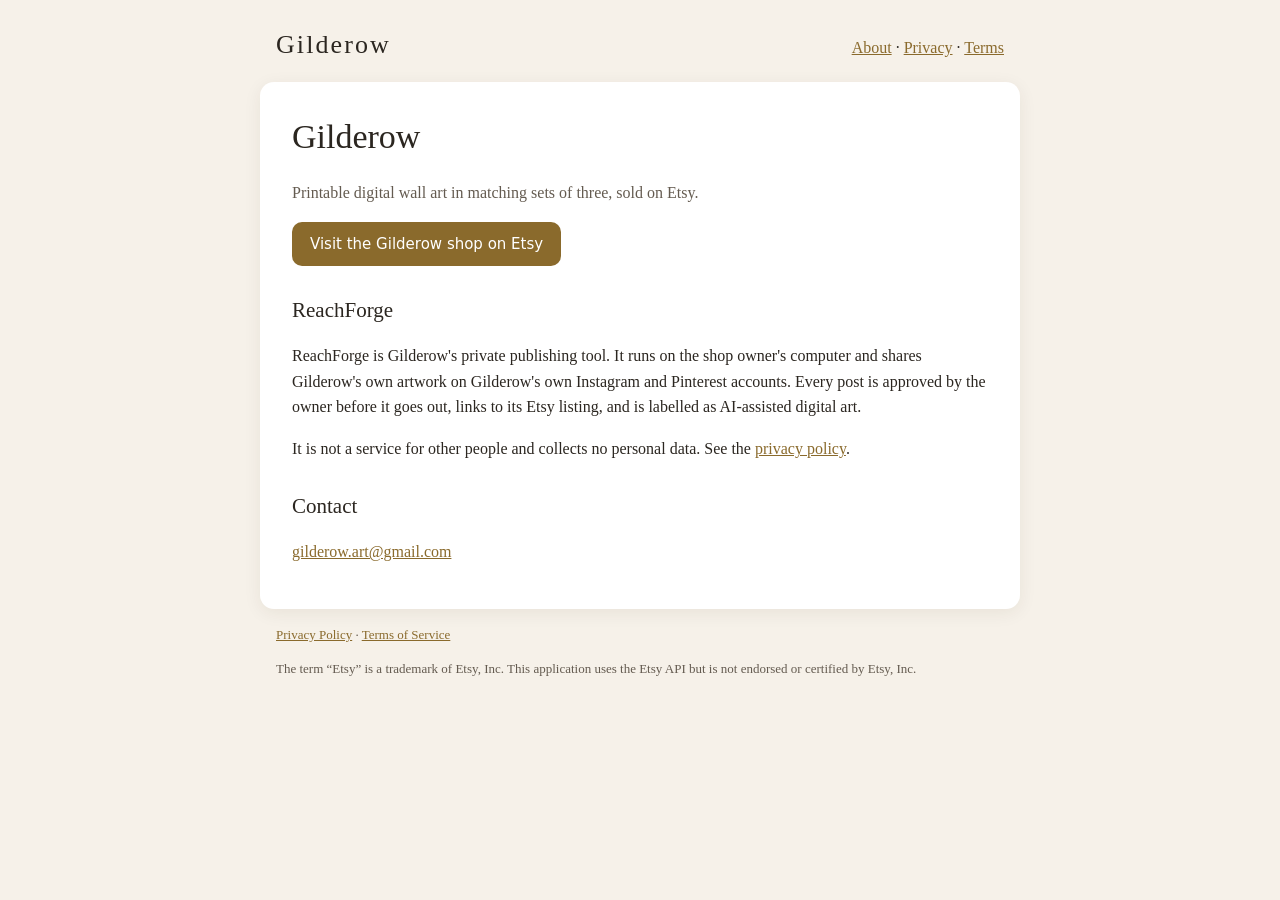
<file: index.html>
<!doctype html>
<html lang="en">
<head>
  <meta charset="utf-8">
  <meta name="viewport" content="width=device-width, initial-scale=1">
  <title>Gilderow · ReachForge</title>
  <meta name="description" content="Gilderow, printable wall art, and ReachForge, its private publishing tool.">
  <link rel="stylesheet" href="style.css">
</head>
<body>
  <header class="top">
    <a class="brand" href="index.html">Gilderow</a>
    <nav><a href="index.html" aria-current="page">About</a> · <a href="privacy.html">Privacy</a> · <a href="terms.html">Terms</a></nav>
  </header>
  <main>
    <h1>Gilderow</h1>
    <p class="lead">Printable digital wall art in matching sets of three, sold on Etsy.</p>
    <p><a class="button" href="https://www.etsy.com/shop/Gilderow">Visit the Gilderow shop on Etsy</a></p>

    <h2>ReachForge</h2>
    <p>ReachForge is Gilderow's private publishing tool. It runs on the shop owner's computer and shares
      Gilderow's own artwork on Gilderow's own Instagram and Pinterest accounts. Every post is approved by the owner
      before it goes out, links to its Etsy listing, and is labelled as AI-assisted digital art.</p>
    <p>It is not a service for other people and collects no personal data. See the
      <a href="privacy.html">privacy policy</a>.</p>

    <h2>Contact</h2>
    <p><a href="mailto:gilderow.art@gmail.com">gilderow.art@gmail.com</a></p>
  </main>
  <footer>
    <p><a href="privacy.html">Privacy Policy</a> · <a href="terms.html">Terms of Service</a></p>
    <p>The term “Etsy” is a trademark of Etsy, Inc. This application uses the Etsy API but is not endorsed or
      certified by Etsy, Inc.</p>
  </footer>
</body>
</html>
</file>
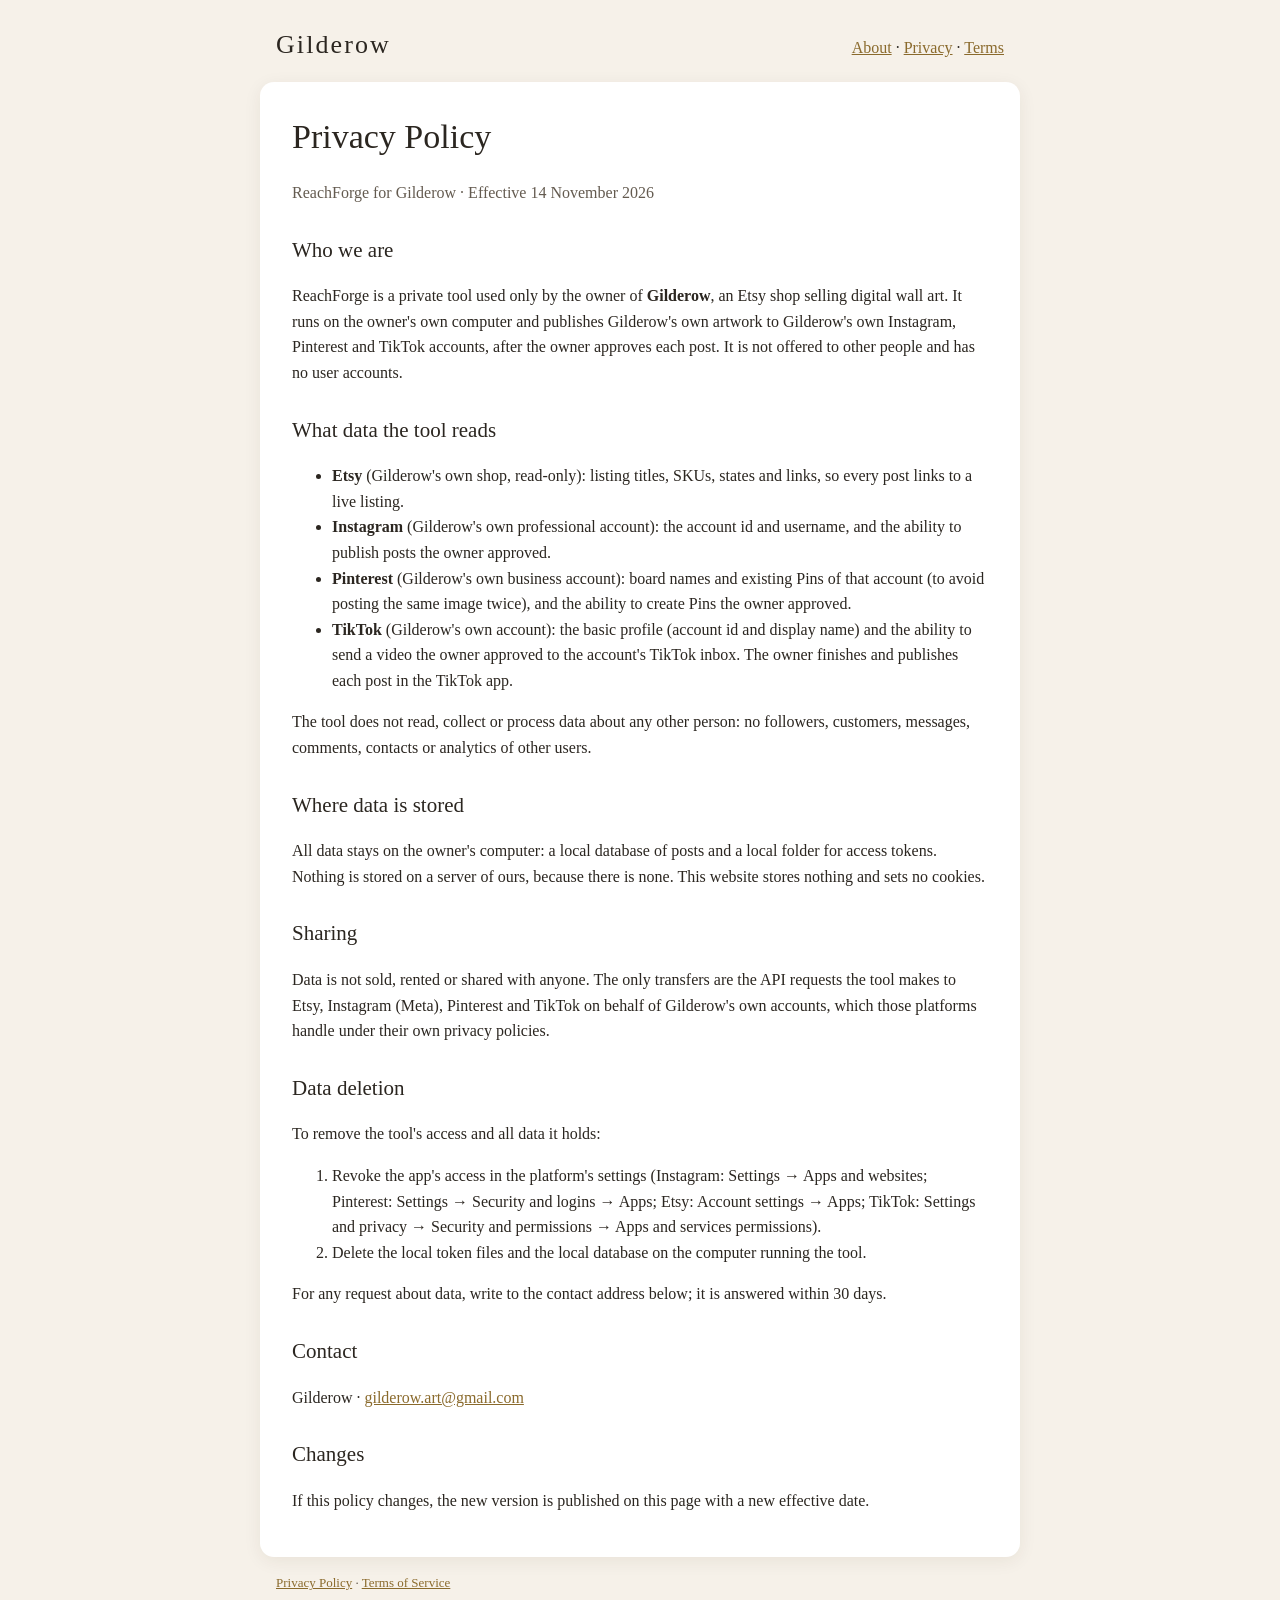
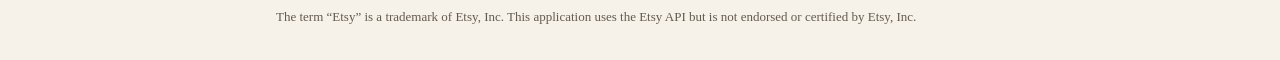
<file: privacy.html>
<!doctype html>
<html lang="en">
<head>
  <meta charset="utf-8">
  <meta name="viewport" content="width=device-width, initial-scale=1">
  <title>Privacy Policy · ReachForge for Gilderow</title>
  <meta name="description" content="Privacy policy of ReachForge, the private publishing tool of the Gilderow Etsy shop.">
  <link rel="stylesheet" href="style.css">
</head>
<body>
  <header class="top">
    <a class="brand" href="index.html">Gilderow</a>
    <nav><a href="index.html">About</a> · <a href="privacy.html" aria-current="page">Privacy</a> · <a href="terms.html">Terms</a></nav>
  </header>
  <main>
    <h1>Privacy Policy</h1>
    <p class="meta">ReachForge for Gilderow · Effective 14 November 2026</p>

    <h2>Who we are</h2>
    <p>ReachForge is a private tool used only by the owner of <strong>Gilderow</strong>, an Etsy shop selling
      digital wall art. It runs on the owner's own computer and publishes Gilderow's own artwork to Gilderow's own
      Instagram, Pinterest and TikTok accounts, after the owner approves each post. It is not offered to
      other people and has no user accounts.</p>

    <h2>What data the tool reads</h2>
    <ul>
      <li><strong>Etsy</strong> (Gilderow's own shop, read-only): listing titles, SKUs, states and links, so every
        post links to a live listing.</li>
      <li><strong>Instagram</strong> (Gilderow's own professional account): the account id and username, and the
        ability to publish posts the owner approved.</li>
      <li><strong>Pinterest</strong> (Gilderow's own business account): board names and existing Pins of that
        account (to avoid posting the same image twice), and the ability to create Pins the owner approved.</li>
      <li><strong>TikTok</strong> (Gilderow's own account): the basic profile (account id and display name) and the
        ability to send a video the owner approved to the account's TikTok inbox. The owner finishes and publishes
        each post in the TikTok app.</li>
    </ul>
    <p>The tool does not read, collect or process data about any other person: no followers, customers,
      messages, comments, contacts or analytics of other users.</p>

    <h2>Where data is stored</h2>
    <p>All data stays on the owner's computer: a local database of posts and a local folder for access tokens.
      Nothing is stored on a server of ours, because there is none. This website stores nothing and sets no
      cookies.</p>

    <h2>Sharing</h2>
    <p>Data is not sold, rented or shared with anyone. The only transfers are the API requests the tool makes to
      Etsy, Instagram (Meta), Pinterest and TikTok on behalf of Gilderow's own accounts, which those platforms handle under
      their own privacy policies.</p>

    <h2 id="data-deletion">Data deletion</h2>
    <p>To remove the tool's access and all data it holds:</p>
    <ol>
      <li>Revoke the app's access in the platform's settings (Instagram: Settings → Apps and websites;
        Pinterest: Settings → Security and logins → Apps; Etsy: Account settings → Apps; TikTok: Settings and privacy →
        Security and permissions → Apps and services permissions).</li>
      <li>Delete the local token files and the local database on the computer running the tool.</li>
    </ol>
    <p>For any request about data, write to the contact address below; it is answered within 30 days.</p>

    <h2>Contact</h2>
    <p>Gilderow · <a href="mailto:gilderow.art@gmail.com">gilderow.art@gmail.com</a></p>

    <h2>Changes</h2>
    <p>If this policy changes, the new version is published on this page with a new effective date.</p>
  </main>
  <footer>
    <p><a href="privacy.html">Privacy Policy</a> · <a href="terms.html">Terms of Service</a></p>
    <p>The term “Etsy” is a trademark of Etsy, Inc. This application uses the Etsy API but is not endorsed or
      certified by Etsy, Inc.</p>
  </footer>
</body>
</html>
</file>
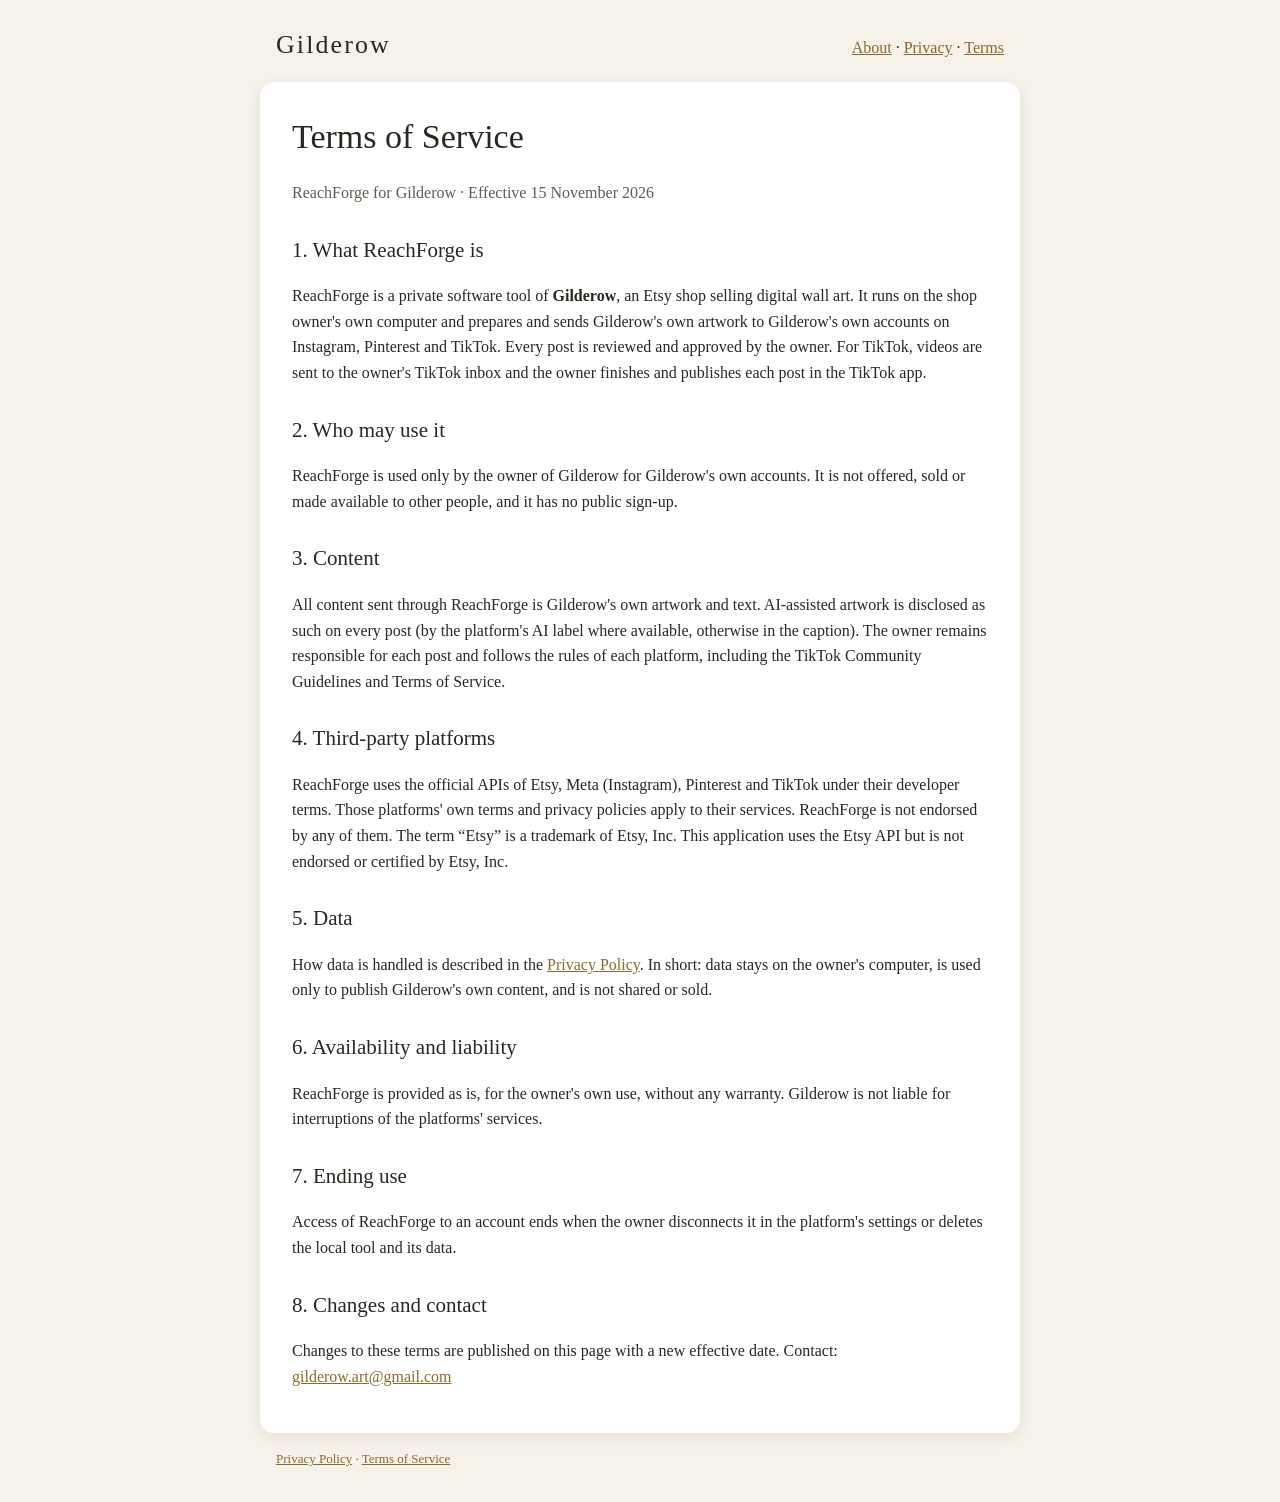
<file: terms.html>
<!doctype html>
<html lang="en">
<head>
  <meta charset="utf-8">
  <meta name="viewport" content="width=device-width, initial-scale=1">
  <title>Terms of Service · ReachForge for Gilderow</title>
  <meta name="description" content="Terms of service of ReachForge, the private publishing tool of the Gilderow Etsy shop.">
  <link rel="stylesheet" href="style.css">
</head>
<body>
  <header class="top">
    <a class="brand" href="index.html">Gilderow</a>
    <nav><a href="index.html">About</a> · <a href="privacy.html">Privacy</a> · <a href="terms.html" aria-current="page">Terms</a></nav>
  </header>
  <main>
    <h1>Terms of Service</h1>
    <p class="meta">ReachForge for Gilderow · Effective 15 November 2026</p>

    <h2>1. What ReachForge is</h2>
    <p>ReachForge is a private software tool of <strong>Gilderow</strong>, an Etsy shop selling digital wall art.
      It runs on the shop owner's own computer and prepares and sends Gilderow's own artwork to Gilderow's own
      accounts on Instagram, Pinterest and TikTok. Every post is reviewed and approved by the owner. For TikTok,
      videos are sent to the owner's TikTok inbox and the owner finishes and publishes each post in the TikTok app.</p>

    <h2>2. Who may use it</h2>
    <p>ReachForge is used only by the owner of Gilderow for Gilderow's own accounts. It is not offered, sold or made
      available to other people, and it has no public sign-up.</p>

    <h2>3. Content</h2>
    <p>All content sent through ReachForge is Gilderow's own artwork and text. AI-assisted artwork is disclosed as
      such on every post (by the platform's AI label where available, otherwise in the caption). The owner remains
      responsible for each post and follows the rules of each platform, including the TikTok Community Guidelines and
      Terms of Service.</p>

    <h2>4. Third-party platforms</h2>
    <p>ReachForge uses the official APIs of Etsy, Meta (Instagram), Pinterest and TikTok under their developer terms.
      Those platforms' own terms and privacy policies apply to their services. ReachForge is not endorsed by any of
      them. The term “Etsy” is a trademark of Etsy, Inc. This application uses the Etsy API but is not endorsed or
      certified by Etsy, Inc.</p>

    <h2>5. Data</h2>
    <p>How data is handled is described in the <a href="privacy.html">Privacy Policy</a>. In short: data stays on the
      owner's computer, is used only to publish Gilderow's own content, and is not shared or sold.</p>

    <h2>6. Availability and liability</h2>
    <p>ReachForge is provided as is, for the owner's own use, without any warranty. Gilderow is not liable for
      interruptions of the platforms' services.</p>

    <h2>7. Ending use</h2>
    <p>Access of ReachForge to an account ends when the owner disconnects it in the platform's settings or deletes
      the local tool and its data.</p>

    <h2>8. Changes and contact</h2>
    <p>Changes to these terms are published on this page with a new effective date. Contact:
      <a href="mailto:gilderow.art@gmail.com">gilderow.art@gmail.com</a></p>
  </main>
  <footer>
    <p><a href="privacy.html">Privacy Policy</a> · <a href="terms.html">Terms of Service</a></p>
  </footer>
</body>
</html>
</file>
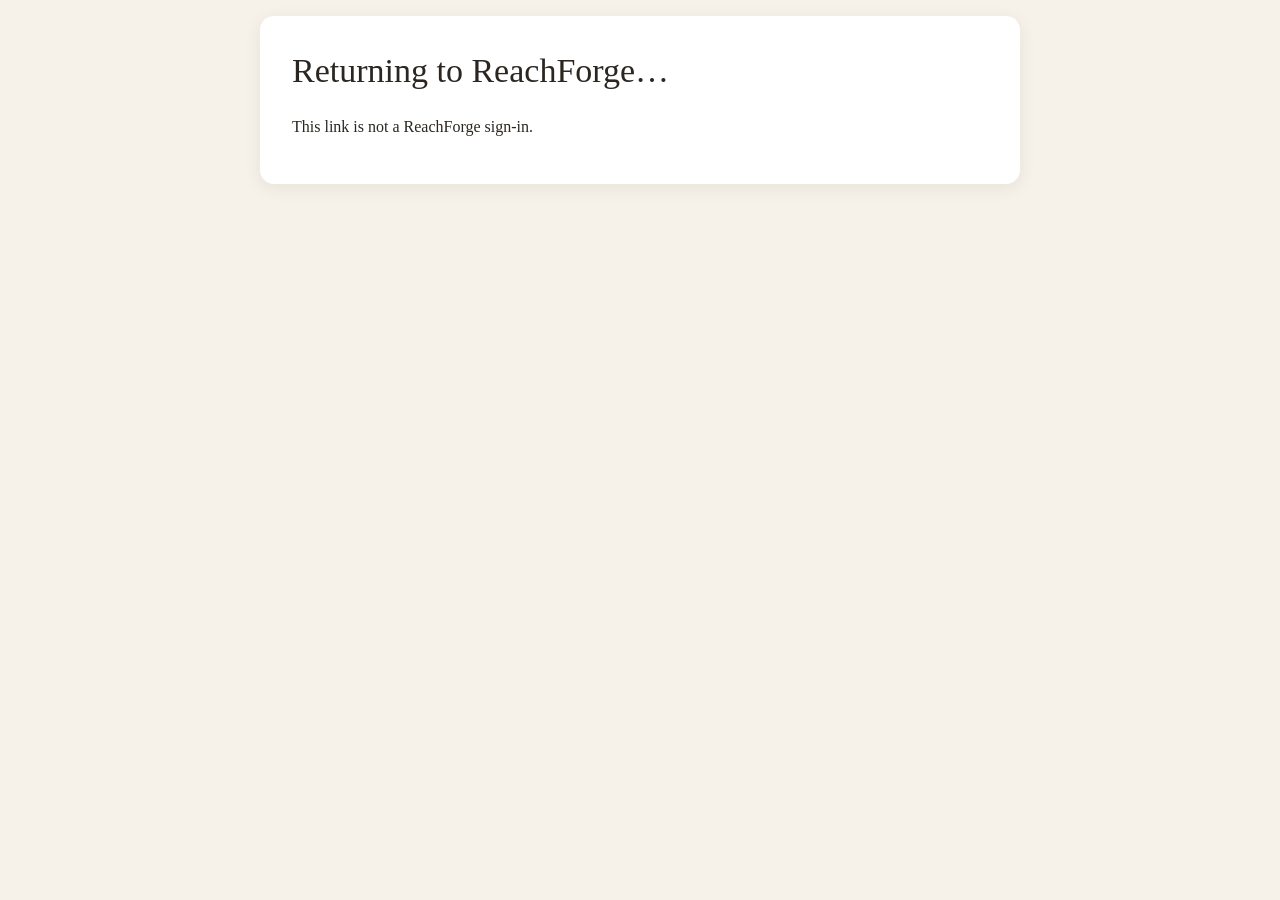
<file: oauth/callback.html>
<!doctype html>
<html lang="en">
<head>
  <meta charset="utf-8">
  <meta name="viewport" content="width=device-width, initial-scale=1">
  <meta name="robots" content="noindex">
  <title>Returning to ReachForge</title>
  <link rel="stylesheet" href="../style.css">
</head>
<body>
  <main>
    <h1>Returning to ReachForge…</h1>
    <p id="msg">If nothing happens, make sure ReachForge is running on this computer, then start the connection
      again from the ReachForge window.</p>
  </main>
  <script>
    // OAuth relay for a local desktop app. Platforms that require an https redirect URI send
    // the owner here; this page only forwards the query (code + state) to ReachForge on this
    // same computer. Nothing is stored or sent anywhere else. The state value
    // "<platform>~<random>" says which local callback to use and is checked by ReachForge.
    (function () {
      var params = new URLSearchParams(window.location.search);
      var platform = (params.get("state") || "").split("~")[0];
      var allowed = { etsy: 1, instagram: 1, pinterest: 1 };
      if (!allowed[platform]) {
        document.getElementById("msg").textContent = "This link is not a ReachForge sign-in.";
        return;
      }
      window.location.replace("http://127.0.0.1:8770/oauth/" + platform + "/callback" + window.location.search);
    })();
  </script>
</body>
</html>
</file>
<file: style.css>
:root { --bg: #f6f1e9; --ink: #2b2620; --muted: #645b50; --gold: #8a6a2c; --card: #fff; --line: #e6dccb; }
* { box-sizing: border-box; }
body { margin: 0; background: var(--bg); color: var(--ink); font: 16px/1.6 Georgia, "Times New Roman", serif; }
.top { display: flex; justify-content: space-between; align-items: baseline; flex-wrap: wrap; gap: 8px;
  max-width: 760px; margin: 0 auto; padding: 24px 16px 0; }
.brand { font-size: 26px; letter-spacing: .08em; color: var(--ink); text-decoration: none; }
nav a { color: var(--gold); }
main { max-width: 760px; margin: 16px auto; padding: 28px 32px; background: var(--card); border-radius: 14px;
  box-shadow: 0 4px 18px rgba(60, 40, 10, .07); }
h1 { font-weight: 500; font-size: 34px; margin: 0 0 6px; }
h2 { font-weight: 500; font-size: 21px; margin: 28px 0 6px; }
.meta, .lead { color: var(--muted); }
a { color: var(--gold); }
.button { display: inline-block; padding: 10px 18px; border-radius: 10px; background: var(--gold); color: #fff;
  text-decoration: none; font-family: system-ui, sans-serif; font-size: 15px; }
footer { max-width: 760px; margin: 0 auto 32px; padding: 0 16px; color: var(--muted); font-size: 13px; }
@media (max-width: 600px) { main { padding: 20px 16px; border-radius: 0; } }
</file>
